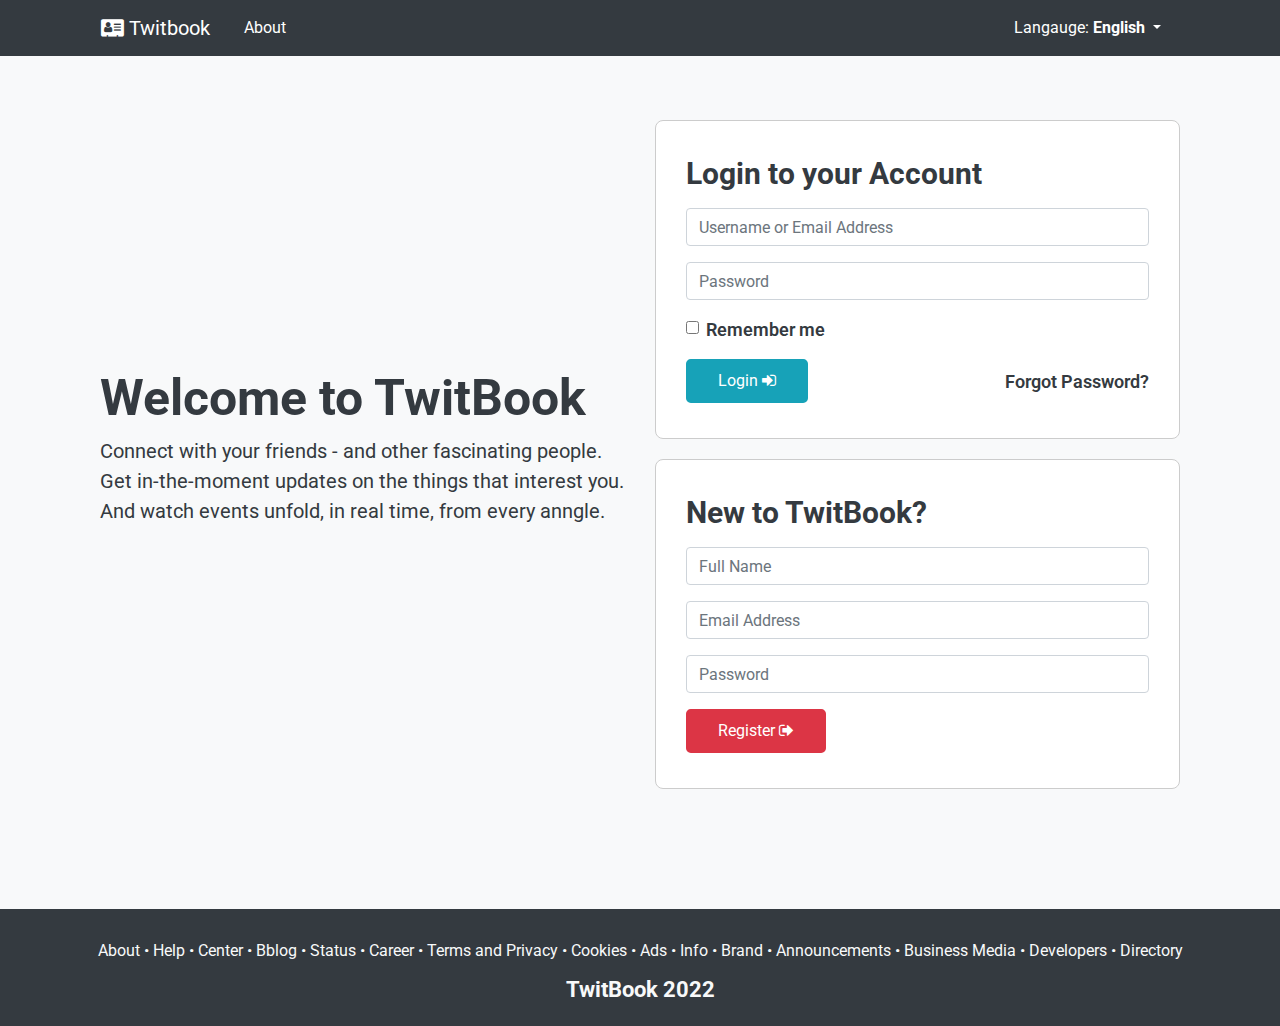
<file: index.html>
<!DOCTYPE html>
<html>
<head>
	<meta charset="utf-8">
	<meta name="viewport" content="width=device-width, initial-scale=1">
	<title> Twitbook | Login </title>
	<link rel="icon" href="assets/img/2.jpg">
	<link rel="stylesheet" type="text/css" href="assets/font-awesome/css/font-awesome.min.css">
	<link rel="stylesheet" type="text/css" href="assets/bootstrap/css/bootstrap.min.css">
	<link rel="stylesheet" type="text/css" href="assets/css/style.css">
	<script src="assets/jquery/jquery.min.js"></script>
	<script type="text/javascript" src="assets/bootstrap/js/bootstrap.min.js"></script>
	<link 
	href="https://fonts.googleapis.com/css2?family=Roboto:wght@100;300;400;500;700;900&display=swap" 
	rel="stylesheet">
</head>

<body>

<div class="cn--navbar col-lg-12 bg-dark">
	<div class="container">
		<nav class="navbar navbar-expand-lg navbar-dark bg-dark">
		  <a class="navbar-brand" href="#"><i class="fa fa-vcard"></i> Twitbook</a>
		  <button class="navbar-toggler" type="button" data-toggle="collapse" data-target="#navbarScroll" aria-controls="navbarScroll" aria-expanded="false" aria-label="Toggle navigation">
		    <span class="navbar-toggler-icon"></span>
		  </button>

		  <div class="collapse navbar-collapse" id="navbarScroll">
		    <ul class="navbar-nav mr-auto my-2 my-lg-0 navbar-nav-scroll cn--menu">
		      <li class="nav-item active">
		        <a class="nav-link" href="#">About</a>
		      </li>
		      <li class="cn--dd nav-item dropdown active">
		        <a class="nav-link dropdown-toggle" href="#" role="button" data-toggle="dropdown" aria-expanded="false">
		          Langauge: <strong>English</strong>
		        </a>
		        <ul class="dropdown-menu dropdown-menu-lg-right">
		          <li><a class="dropdown-item" href="#">Korean</a></li>
		          <li><a class="dropdown-item" href="#">Filipino</a></li>
		          <li><a class="dropdown-item" href="#">Japanese</a></li>
		          <li><a class="dropdown-item" href="#">Chinese</a></li>
		          <li><a class="dropdown-item" href="#">Deutsch</a></li>
		        </ul>
		      </li>
		    </ul>
		  </div>
		</nav>
	</div>
</div>

<div class="ch--hero bg-light">
	<div class="container ch--container">
		<div class="row">
			<div class="ch--intro col-lg-6">
				<h1>Welcome to TwitBook</h1>
				<p>Connect with your friends - and other fascinating people. Get in-the-moment updates on the things that interest you. And watch events unfold, in real time, from every anngle.</p>
			</div>
			<div class="col-lg-6">
				
				<div class="ch--form">
				  <div class="form-group">
					<h2>
						Login to your Account
					</h2>
				  </div>
				  <div class="form-group">
				    <input type="email" class="form-control" id="exampleInputEmail1" aria-describedby="emailHelp" placeholder="Username or Email Address">
				  </div>
				  <div class="form-group">
				    <input type="password" class="form-control" id="exampleInputPassword1" placeholder="Password">
				  </div>
				  <div class="form-group form-check">
				    <input type="checkbox" class="form-check-input" id="exampleCheck1">
				    <label class="form-check-label" for="exampleCheck1">Remember me</label>
				  </div>
				  <div class="ch--btn--group form-group">
				  	<a href="pages/profile.html">
				  		<button type="" id="btn_login" class="ch--btn btn btn-info btn-lg">Login <i class="fa fa-sign-in"></i></button>
				  	</a>
				  	<div class="ch--fp">
					  <a href="#"><span>Forgot Password?</span></a>
					</div>
				  </div>
				</div>

				<div class="ch--form">
				  <div class="form-group">
					<h2>
						New to TwitBook?
					</h2>
				  </div>
				  <div class="form-group">
				    <input type="name" class="form-control" id="exampleInputName1" placeholder="Full Name">
				  </div>
				  <div class="form-group">
				    <input type="email" class="form-control" id="exampleInputEmail1" aria-describedby="emailHelp" placeholder="Email Address">
				  </div>
				  <div class="form-group">
				    <input type="password" class="form-control" id="exampleInputPassword1" placeholder="Password">
				  </div>
				  <div class="ch--btn--group form-group">
				  	<a href="pages/profile.html">
				  		<button type="" id="btn_register" class="ch--btn btn btn-danger btn-lg">Register <i class="fa fa-sign-out"></i></button>
				  	</a>
				  </div>
				</div>

			</div>
		</div>
	</div>
</div>

<div class="cf--footer bg-dark">
	<div class="container">
		<div class="cf--links">About • Help • Center • Bblog • Status • Career • Terms and Privacy • Cookies • Ads • Info • Brand • Announcements • Business Media • Developers • Directory</div>
		<div class="cf--rights">TwitBook 2022</div>
	</div>
</div>

</body>
</html>
</file>
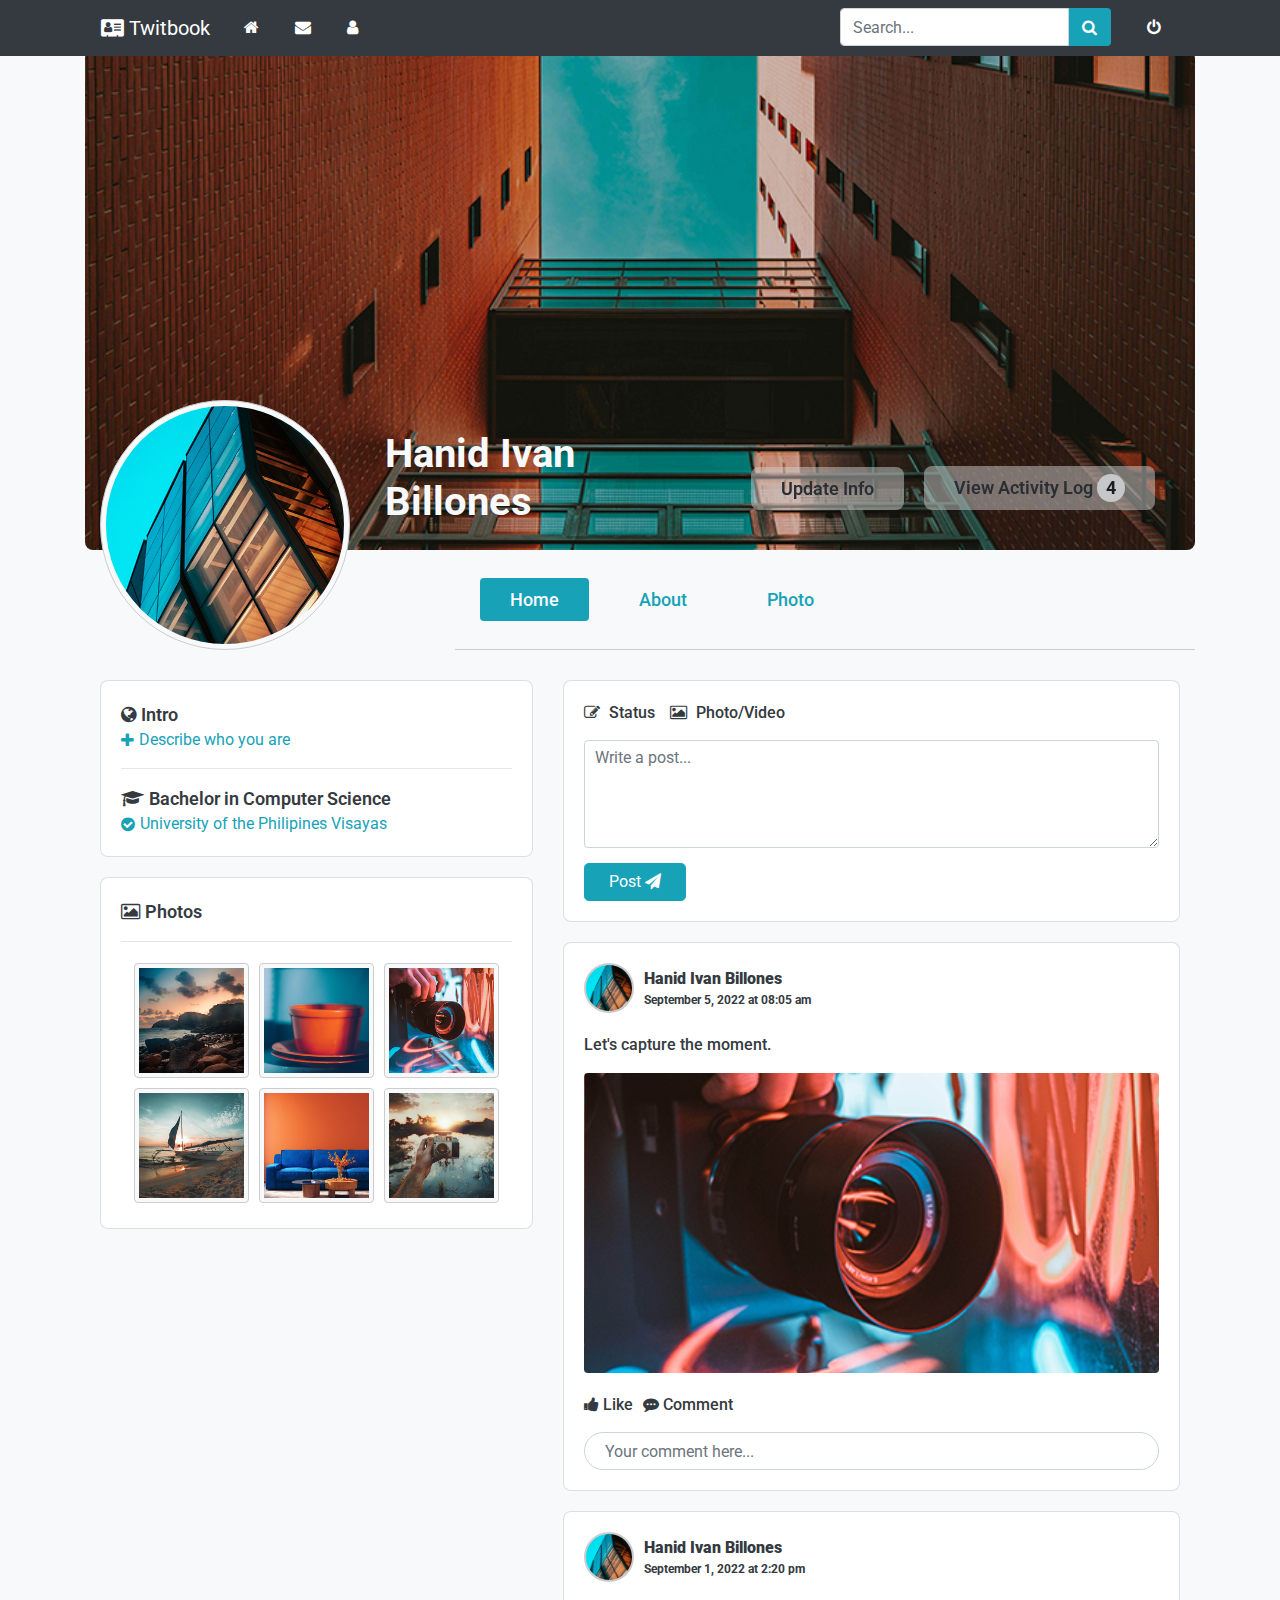
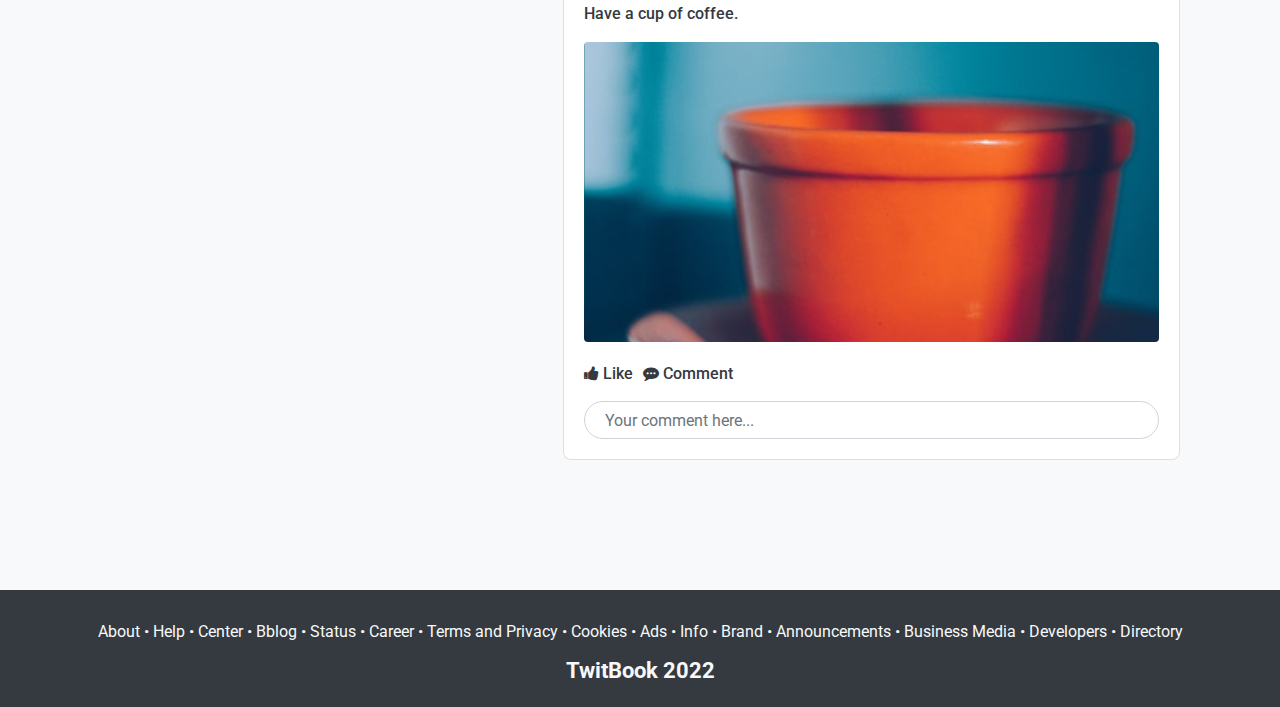
<file: pages/profile.html>
<!DOCTYPE html>
<html>
<head>
	<meta charset="utf-8">
	<meta name="viewport" content="width=device-width, initial-scale=1">
	<title> Twitbook | Profile </title>
	<link rel="icon" href="../assets/img/2.jpg">
	<link rel="stylesheet" type="text/css" href="../assets/font-awesome/css/font-awesome.min.css">
	<link rel="stylesheet" type="text/css" href="../assets/bootstrap/css/bootstrap.min.css">
	<link rel="stylesheet" type="text/css" href="../assets/css/style.css">
	<script src="../assets/jquery/jquery.min.js"></script>
	<script type="text/javascript" src="../assets/bootstrap/js/bootstrap.min.js"></script>
	<link 
	href="https://fonts.googleapis.com/css2?family=Roboto:wght@100;300;400;500;700;900&display=swap" 
	rel="stylesheet">
</head>
<body>

<div class="cn--navbar col-lg-12 bg-dark">
	<div class="container">
		<nav class="navbar navbar-expand-lg navbar-dark bg-dark">
		  <a class="navbar-brand" href="#"><i class="fa fa-vcard"></i> Twitbook</a>
		  <button class="navbar-toggler" type="button" data-toggle="collapse" data-target="#navbarScroll" aria-controls="navbarScroll" aria-expanded="false" aria-label="Toggle navigation">
		    <span class="navbar-toggler-icon"></span>
		  </button>

		  <div class="collapse navbar-collapse" id="navbarScroll">
		    <ul class="navbar-nav mr-auto my-2 my-lg-0 navbar-nav-scroll cn--menu">
		      <li class="nav-item active">
		        <a class="nav-link" href="#"><i class="fa fa-home"></i></a>
		      </li>
		      <li class="nav-item active">
		        <a class="nav-link" href="#"><i class="fa fa-envelope"></i></a>
		      </li>
		      <li class="nav-item active">
		        <a class="nav-link" href="#"><i class="fa fa-user"></i></a>
		      </li>
		      <li class="cn--dd cn--search nav-item active">
		        
		      	 <div class="input-group mb-2 mr-sm-2">
				    <input type="text" class="form-control" id="inlineFormInputGroupUsername2" placeholder="Search...">
				    <div class="input-group-append">
				      <div id="btn_search" class="input-group-text bg-info text-white"><i class="fa fa-search"></i></div>
				    </div>
				  </div>

		      </li>
		      <li class="nav-item active">
		        <a class="nav-link" href="../index.html" title="Logout">
		        	<i class="fa fa-power-off"></i>
		        </a>
		      </li>
		    </ul>
		  </div>
		</nav>
	</div>
</div>



<div class="ch--hero bg-light">
	<div class="container ch--container">

		<div class="p--row1 row">
			<div class="user--name"><span>Hanid Ivan</span><span>Billones</span></div>
			<div class="col-lg-12 p--cover bg-primary">
				<button>Update Info</button>
				<button>View Activity Log <span class="badge badge-light">4</span></button>
			</div>
			<div class="col-lg-4 p--image--wrapper">
				<div class="p--image">
					<div class="p--image--disp"></div>
				</div>
			</div>
			<div class="col-lg-8 p--inner--navbar">
				<button class="p--btn p--active">Home</button>
				<button class="p--btn">About</button>
				<button class="p--btn">Photo</button>
			</div>
		</div>

		<div class="p--row2 row">
			<div class="p--bio col-lg-5">

				<div class="card p--card">
				  <div class="card-body p--card--body">

				  	<div class="p--card--header">
				  		<i class="fa fa-globe"></i>
				  		<span>Intro</span>
				  	</div>
				    <div class="p--card--text">
				    	<i class="fa fa-plus"></i>
				    	<span>Describe who you are</span>
					</div>

					<div class="p--div"><hr></div>

					<div class="p--card--header">
				  		<i class="fa fa-graduation-cap"></i>
				  		<span>Bachelor in Computer Science</span>
				  	</div>
				    <div class="p--card--text">
				    	<i class="fa fa-check-circle"></i>
				    	<span>University of the Philipines Visayas</span>
					</div>

				  </div>
				</div>

				<div class="card p--card">
				  <div class="card-body p--card--body">

				  	<div class="p--card--header">
				  		<i class="fa fa-image"></i>
				  		<span>Photos</span>
				  	</div>

				  	<div class="p--div"><hr></div>

				    <div class="p--card--image">
				    	<div class="p--card--img">
				    		<div class="p--img--thumbnail pct1"></div>
				    	</div>
				    	<div class="p--card--img">
				    		<div class="p--img--thumbnail pct2"></div>
				    	</div>
				    	<div class="p--card--img">
				    		<div class="p--img--thumbnail pct3"></div>
				    	</div>
				    	<div class="p--card--img">
				    		<div class="p--img--thumbnail pct4"></div>
				    	</div>
				    	<div class="p--card--img">
				    		<div class="p--img--thumbnail pct5"></div>
				    	</div>
				    	<div class="p--card--img">
				    		<div class="p--img--thumbnail pct6"></div>
				    	</div>
					</div>

				  </div>
				</div>

			</div>

			<div class="p--feed col-lg-7">
				
				<div class="card p--card">
				  <div class="card-body p--card--body">

				  	<div class="p--card--header">
				  		<div class="p--post--option">
				  			<i class="fa fa-pencil-square-o"></i>
				  			<span>Status</span>
				  		</div>
				  		<div class="p--post--option">
				  			<i class="fa fa-image"></i>
				  			<span>Photo/Video</span>
				  		</div>
				  	</div>

				    <div class="p--card--post">
				    	<textarea class="form-control" rows="4" placeholder="Write a post..."></textarea>
					</div>

					<a href="#">
				  		<button type="" class="ch--btn--post btn btn-info btn-lg">Post <i class="fa fa-paper-plane"></i></button>
				  	</a>

				  </div>
				</div>

				<div class="card p--card">
				  <div class="card-body p--card--body">

				  	<div class="p--card--header">
				  		<div class="p--post--img">
				  			<div class="p--post--profile"></div>
				  		</div>
				  		<div class="p--post--name">
				  			<p>Hanid Ivan Billones</p>
				  			<span>September 5, 2022 at 08:05 am</span>
				  		</div>
				  	</div>

				    <div class="p--post--content">
				    	<div class="p--post--caption">
				    		<p>Let's capture the moment.</p>
				    	</div>
				    	<div class="p--post--image ppi1"></div>
					</div>

					<div class="p--post--control">
						<div class="p--post--option">
							<i class="fa fa-thumbs-up"></i>
				  			<span>Like</span>
						</div>
				  		<div class="p--post--option">
				  			<i class="fa fa-commenting"></i>
				  			<span>Comment</span>
				  		</div>
					</div>

					<div class="form-group p--comment--box">
						<input type="email" class="form-control" id="exampleInputEmail1" aria-describedby="emailHelp" placeholder="Your comment here...">
					</div>

				  </div>
				</div>

				<div class="card p--card">
				  <div class="card-body p--card--body">

				  	<div class="p--card--header">
				  		<div class="p--post--img">
				  			<div class="p--post--profile"></div>
				  		</div>
				  		<div class="p--post--name">
							<p>Hanid Ivan Billones</p>
				  			<span>September 1, 2022 at 2:20 pm</span>
				  		</div>
				  	</div>

				    <div class="p--post--content">
				    	<div class="p--post--caption">
				    		<p>Have a cup of coffee.</p>
				    	</div>
				    	<div class="p--post--image ppi2"></div>
					</div>

					<div class="p--post--control">
						<div class="p--post--option">
							<i class="fa fa-thumbs-up"></i>
				  			<span>Like</span>
						</div>
				  		<div class="p--post--option">
				  			<i class="fa fa-commenting"></i>
				  			<span>Comment</span>
				  		</div>
					</div>

					<div class="form-group p--comment--box">
						<input type="email" class="form-control" id="exampleInputEmail1" aria-describedby="emailHelp" placeholder="Your comment here...">
					</div>

				  </div>
				</div>

			</div>
		</div>
	</div>
</div>

<div class="cf--footer bg-dark">
	<div class="container">
		<div class="cf--links">About • Help • Center • Bblog • Status • Career • Terms and Privacy • Cookies • Ads • Info • Brand • Announcements • Business Media • Developers • Directory</div>
		<div class="cf--rights">TwitBook 2022</div>
	</div>
</div>

</body>
</html>
</file>
<file: assets/css/style.css>
* {
	margin: 0;
	padding: 0;
	box-sizing: border-box;
	font-family: 'Roboto', sans-serif;
}

a {
	text-decoration: none;
}

li {
	list-style: none;
}

/* Navbar Section */
.cn--navbar {
	position: fixed;
	top: 0;
	left: 0;
	width: 100%;
	z-index: 100;
}

.cn--menu {
	display: flex;
	flex-direction: row;
	justify-content: flex-start;
	align-items: center;

	width: 100%;
}

.cn--menu li {
	padding: 0 10px;
}

.cn--dd {
	margin-left: auto;
}

.cn--search {
	display: flex;
	flex-direction: row;
	justify-content: flex-start;
	align-items: center;

	margin-top: 0;
	margin-bottom: -6px;
	padding-right: 30px;
}

/* Hero Section */
.ch--intro {
	display: flex;
	flex-direction: column;
	justify-content: center;
	align-items: center;
}

.ch--hero {
	height: 100%;
	width: 100%;
}

.ch--container {
	padding: 100px 30px;
}

.ch--hero h1 {
	width: 100%;
	font-size: 50px;
	font-weight: 700;
	color: var(--dark);
}

.ch--hero h2 {
	width: 100%;
	font-size: 30px;
	font-weight: 700;
	color: var(--dark);
}

.ch--hero p {
	font-size: 20px;
	color: var(--dark);
}

.ch--form {
	background-color: white;
	padding: 35px 30px 30px 30px;
	border-radius: 8px;
	border: 1px solid #ccc;
	margin: 20px 0;
}

.ch--form label {
	font-size: 18px;
	font-weight: 600;
	color: var(--dark);
}

.ch--btn {
	font-size: 16px;
	padding: 8px 30px;
}

.ch--btn--post {
	font-size: 16px;
	padding: 6px 24px;
}

.ch--btn--group {
	display: flex;
	flex-direction: row;
	justify-content: space-between;
	align-items: center;

	margin-bottom: 5px;
}

.ch--fp a {
	text-decoration: none;
	font-size: 18px;
	font-weight: 600;
	color: var(--dark);
	cursor: pointer;
}

/* Footer */

.cf--footer {
	width: 100%;
	text-align: center;
	color: var(--light);
	padding: 20px;
}

.cf--links {
	padding: 10px;
	width: 100%;
	font-size: 16px;
}

.cf--rights {
	width: 100%;
	font-size: 22px;
	font-weight: 700;
}

/* Profile Section */

.p--cover {
	display: flex;
	flex-direction: row;
	justify-content: flex-end;
	align-items: flex-end;

	height: 500px;
	padding: 30px;
	border-radius: 8px;

	background-size: cover;
	background-position: center;
	background-image: url('../../assets/img/11.jpg');
	filter: brightness(0.8);
}

.p--cover button {
	background-color: rgba(255, 255, 255, .5);
	color: var(--dark);
	border: none;
	border-radius: 8px;
	outline: none;
	font-size: 18px;
	font-weight: 600;
	padding: 8px 30px;
	margin: 10px;
}

.p--cover button span {
	font-size: 18px;
	padding: 5px 9px;
	border-radius: 50px;
}

.p--inner--navbar {
	display: flex;
	flex-direction: row;
	justify-content: flex-start;
	align-items: center;

	border-bottom: 1px solid #ccc;
}

.p--inner--navbar .p--btn {
	background-color: var(--light);
	color: #17a2b8;
	border: none;
	border-radius: 4px;
	outline: none;
	font-size: 18px;
	font-weight: 500;
	padding: 8px 30px;
	margin: 10px;
}

.p--image--wrapper {
	display: flex;
	flex-direction: row;
	justify-content: flex-start;
	align-items: center;
}

.user--name {
	z-index: 50;
	position: absolute;
	color: var(--light);
	font-size: 40px;
	font-weight: 700;
	margin-top: 380px;
	margin-left: 300px;
	line-height: 1.2;

	display: flex;
	flex-direction: column;
}

.p--image {
	display: flex;
	flex-direction: row;
	justify-content: center;
	align-items: center;

	background-color: var(--light);
	border: 1px solid #ccc;
	overflow: hidden;
	border-radius: 100%;
	margin-top: -150px;
	width: 250px;
	height: 250px;
	z-index: 10;
}

.p--image--disp {
	width: 238px;
	height: 238px;
	border-radius: 100%;

	background-size: cover;
	background-position: center;
	background-image: url('../../assets/img/2.jpg');
}

.p--active {
	background-color: #17a2b8 !important;
	color: var(--light) !important;
}

.p--active:hover {
	background-color: #138496 !important;
}

.p--row1 {
	margin-top: -50px;
}

.p--row2 {
	padding: 10px 0;
}

.p--card {
	border-radius: 8px;
	margin: 20px 0;
}

.p--card--body {
	display: flex;
	flex-direction: column;
	justify-content: center;
	align-items: flex-start;

	width: 100%;
}

.p--card--header, .p--card--text, .p--post--control {
	display: flex;
	flex-direction: row;
	justify-content: flex-start;
	align-items: center;

	width: 100%;
}

.p--card--header i, 
.p--card--text i {
	margin-right: 5px;
}

.p--post--control i {
	margin-right: 0;
}

.p--card--header span, 
.p--card--text span {
	margin-right: 15px;
}

.p--post--control span {
	margin-right: 10px;
}

.p--card--header, .p--post--control {
	color: var(--dark);
	font-size: 18px;
	font-weight: 600;
}

.p--card--text {
	display: flex;
	flex-direction: row;
	justify-content: flex-start;
	align-items: center;

	color: #17a2b8;
	font-size: 16px;
	font-weight: 400;
	cursor: pointer;
}

.p--div {
	width: 100%;
}

.p--card--image {
	display: flex;
	flex-wrap: wrap;
	flex-direction: row;
	justify-content: center;
	align-items: center;

	width: 100%;
}

.p--card--img {
	display: flex;
	flex-direction: row;
	justify-content: center;
	align-items: center;

	width: 115px;
	height: 115px;
	margin: 5px;
	border-radius: 4px;
	border: 1px solid #ccc;
	background-color: var(--light);
}

.p--img--thumbnail {
	width: 105px;
	height: 105px;
	cursor: pointer;

	background-size: cover;
	background-position: center;
}
.pct1 { background-image: url('../../assets/img/1.jpg'); }
.pct2 { background-image: url('../../assets/img/7.jpg'); }
.pct3 { background-image: url('../../assets/img/3.jpg'); }
.pct4 { background-image: url('../../assets/img/4.jpg'); }
.pct5 { background-image: url('../../assets/img/5.jpg'); }
.pct6 { background-image: url('../../assets/img/8.jpg'); }

.p--card--post {
	display: flex;
	flex-direction: column;
	justify-content: center;
	align-items: center;

	width: 100%;
	margin: 15px 0;
}

.p--card--post textarea {
	width: 100%;
	border-radius: 4px;
	padding: 5px 10px;
}

.p--post--profile {
	width: 50px;
	height: 50px;
	border-radius: 50px;
	border: 2px solid #ccc;

	background-size: cover;
	background-position: center;
	background-image: url('../../assets/img/2.jpg');
}

.p--post--name {
	display: flex;
	flex-direction: column;
	justify-content: center;
	align-items: flex-start;

	padding-left: 10px;
}

.p--post--name p {
	font-size: 16px;
	font-weight: 900;
	margin-bottom: 0;
}

.p--post--name span {
	font-size: 12px;
	font-weight: 700;
	margin-bottom: 0;
}

.p--post--content {
	padding: 20px 0;
	width: 100%;
}

.p--post--caption p {
	font-size: 16px;
	font-weight: 500;
	width: 100%;
}

.p--post--image {
	width: 100%;
	height: 300px;
	border-radius: 4px;
	background-size: cover;
	background-position: center;
}

.ppi1 {
	background-image: url('../../assets/img/3.jpg');
}

.ppi2 {
	background-image: url('../../assets/img/7.jpg');
}

.p--post--option {
	cursor: pointer;
	font-size: 16px;
	font-weight: 500;
}

.p--comment--box {
	width: 100%;
	margin-top: 15px;
	margin-bottom: 0;
}

.p--comment--box input {
	font-size: 16px;
	border-radius: 50px;
	padding: 5px 20px;
}

@media screen and (max-width: 1200px) {
	.p--cover {
		justify-content: center;
		align-items: flex-start;
	}
}

@media screen and (max-width: 991px) {
	.cn--menu {
		flex-direction: column;
		align-items: flex-start;
	}
	.cn--menu li {
		width: 100%;
	}
	.cn--search {
		padding-right: 0;
	}
	.p--inner--navbar {
		margin-top: 20px;
	}
	.p--image--wrapper {
		justify-content: center;
	}
	.user--name {
		margin-top: 220px;
		margin-left: 200px;
		text-align: center;
	}
}

@media screen and (max-width: 768px) {
	.user--name {
		margin-top: 220px;
		margin-left: 110px;
		text-align: center;
	}
}

@media screen and (max-width: 574px) {
	.user--name {
		width: 100%;
		margin-top: 220px;
		margin-left: -15px;
		align-items: center;
		text-align: center;
	}
}

@media screen and (max-width: 448px) {
	.ch--btn--group {
		flex-direction: column;
		justify-content: flex-start;
		align-items: flex-start;
	}
	.ch--fp {
		padding-top: 15px;
		margin-bottom: -10px;
	}
}

#btn_login {
	border: 2px solid #17a2b8;
	background-color: #17a2b8;
	color: white;
}
#btn_login:hover {
	border: 2px solid #17a2b8;
	background-color: transparent;
	color: #17a2b8;
}

#btn_register {
	border: 2px solid #dc3545;
	background-color: #dc3545;
	color: white;
}
#btn_register:hover {
	border: 2px solid #dc3545;
	background-color: transparent;
	color: #dc3545;
}

#btn_search {
	border: 2px solid transparent !important;
}
</file>
